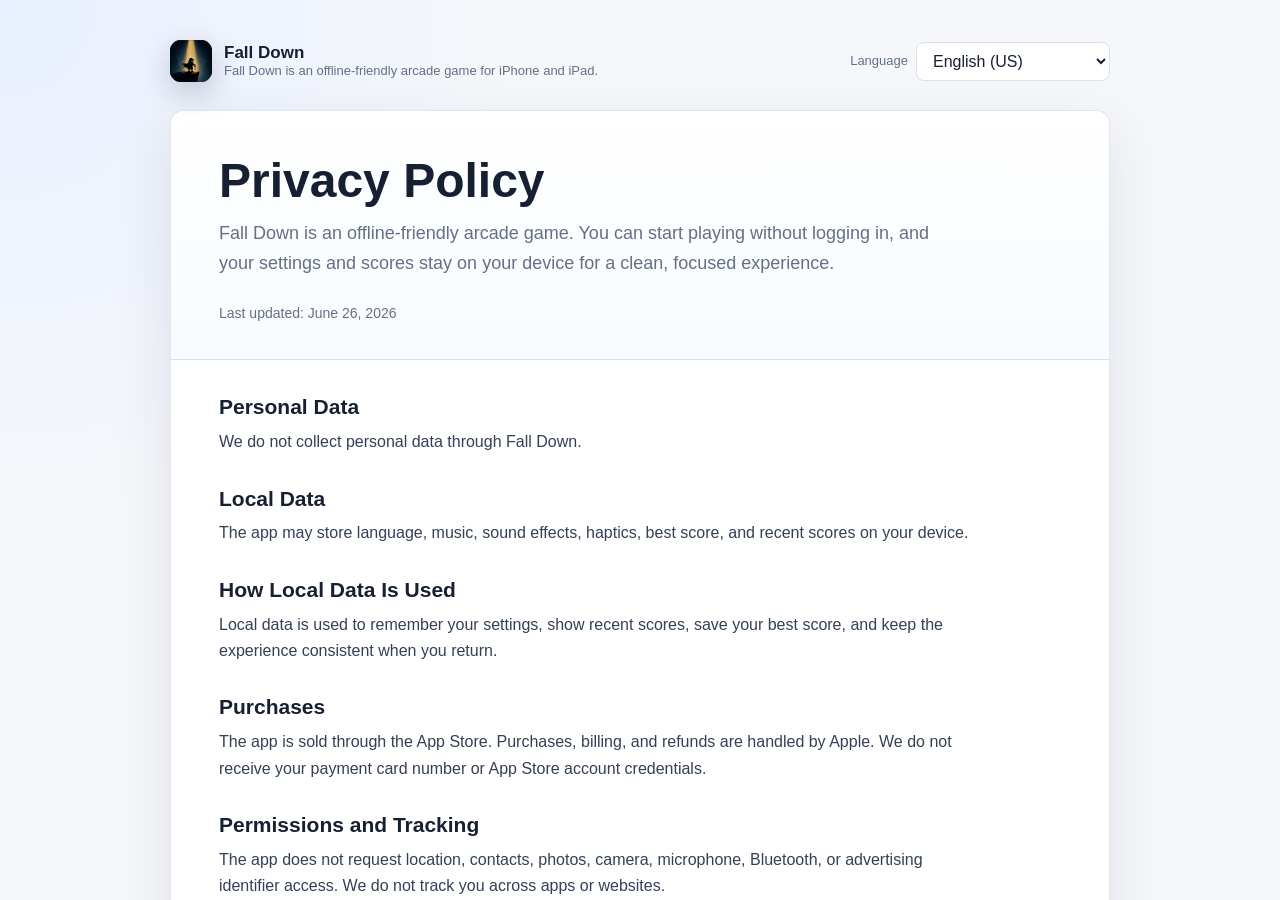
<file: index.html>
<!doctype html>
<html lang="en">
  <head>
    <meta charset="utf-8">
    <meta name="viewport" content="width=device-width, initial-scale=1">
    <meta http-equiv="refresh" content="0; url=privacy.html">
    <title>Fall Down</title>
  </head>
  <body>
    <p><a href="privacy.html">Privacy Policy</a> · <a href="support.html">Support</a></p>
  </body>
</html>
</file>
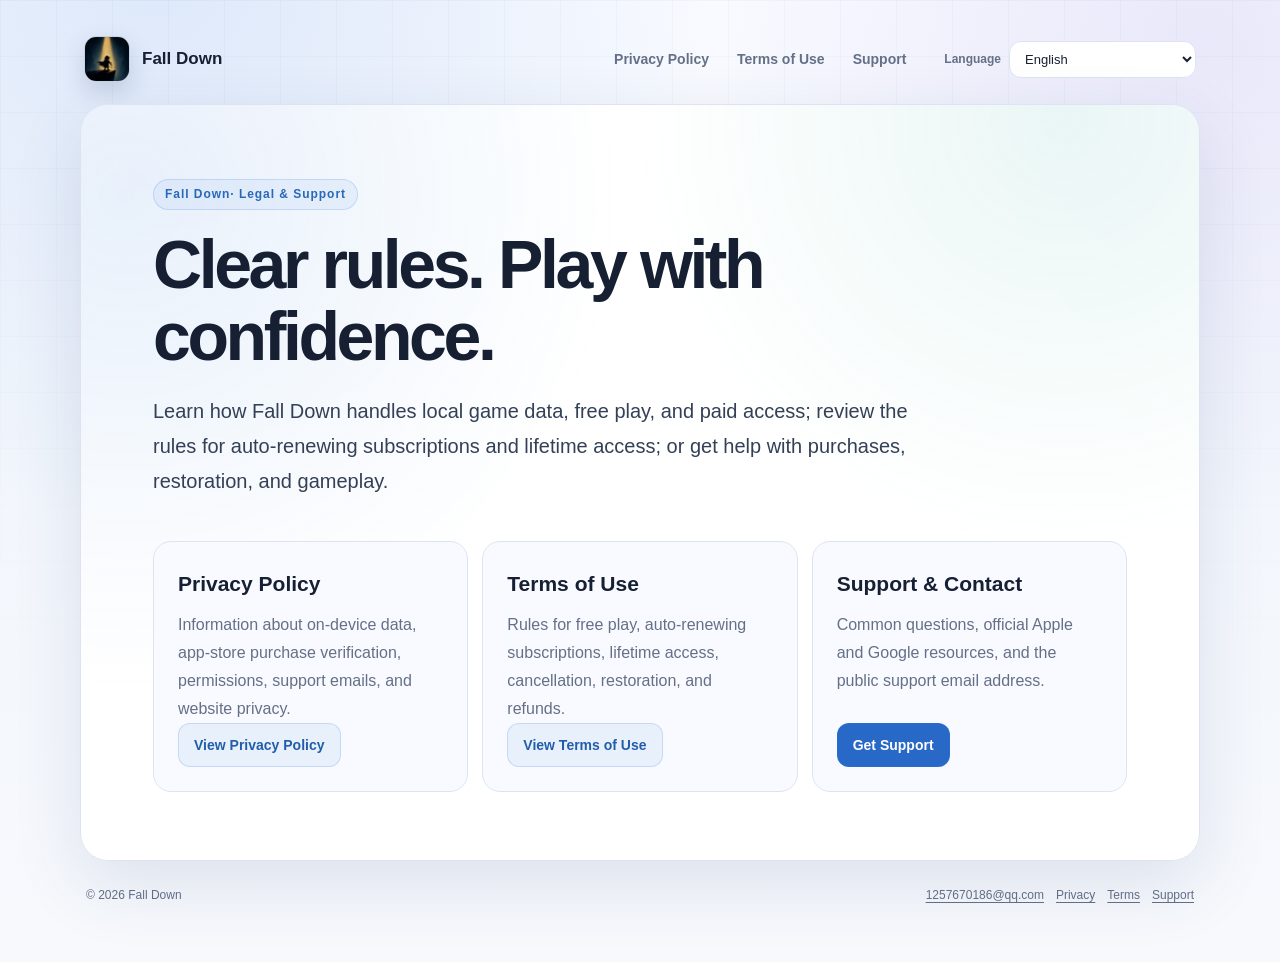
<file: v1/index.html>
<!doctype html>
<html lang="zh-Hans">
  <head>
    <meta charset="utf-8">
    <meta name="viewport" content="width=device-width, initial-scale=1">
    <meta
      name="description"
      content="《下落》隐私政策、使用条款与支持。"
    >
    <link rel="icon" type="image/png" href="assets/app-icon.png">
    <link rel="stylesheet" href="assets/site.css">
    <title>《下落》｜隐私、条款与支持</title>
  </head>
  <body data-page="home">
    <main class="site-shell">
      <header class="topbar">
        <a class="brand" href="index.html" data-locale-link aria-label="《下落》法律与支持首页">
          <img class="brand-mark" src="assets/app-icon.png" alt="">
          <span class="brand-name" data-app-name>下落</span>
        </a>
        <div class="topbar-actions">
          <nav class="primary-nav" aria-label="主要导航">
            <a href="privacy/index.html" data-locale-link>隐私政策</a>
            <a href="terms/index.html" data-locale-link>使用条款</a>
            <a href="support/index.html" data-locale-link>支持</a>
          </nav>
          <div class="language-control">
            <label for="languageSelect">语言</label>
            <select
              id="languageSelect"
              data-language-select
              aria-label="选择显示语言"
            ></select>
          </div>
        </div>
      </header>

      <section class="home-hero" data-localized-page>
        <p class="eyebrow"><span data-app-name>下落</span> · 法律与支持</p>
        <h1>规则说清楚，体验更安心。</h1>
        <p class="home-lead">
          在这里了解《<span data-app-name>下落</span>》如何处理本地游戏数据、免费游玩与付费权益，
          查看自动续订和终身权益规则，或获得购买、恢复和游戏问题的帮助。
        </p>

        <div class="home-grid">
          <article class="home-card">
            <h2>隐私政策</h2>
            <p>
              说明设备本地数据、应用商店购买验证、权限、支持邮件和网站隐私。
            </p>
            <a class="button-link secondary" href="privacy/index.html" data-locale-link>
              查看隐私政策
            </a>
          </article>
          <article class="home-card">
            <h2>使用条款</h2>
            <p>
              说明免费体验、自动续订、终身权益、取消、恢复和退款。
            </p>
            <a class="button-link secondary" href="terms/index.html" data-locale-link>
              查看使用条款
            </a>
          </article>
          <article class="home-card">
            <h2>支持与联系</h2>
            <p>
              查看常见问题、Apple 与 Google 官方入口，以及公开支持邮箱。
            </p>
            <a class="button-link" href="support/index.html" data-locale-link>
              获取支持
            </a>
          </article>
        </div>
      </section>

      <footer class="site-footer">
        <span>© 2026 <span data-app-name>下落</span></span>
        <div class="footer-links">
          <a href="mailto:1257670186@qq.com">1257670186@qq.com</a>
          <a href="privacy/index.html" data-locale-link>隐私</a>
          <a href="terms/index.html" data-locale-link>条款</a>
          <a href="support/index.html" data-locale-link>支持</a>
        </div>
      </footer>
    </main>
    <script src="assets/locales.js"></script>
    <script src="assets/site.js"></script>
  </body>
</html>
</file>
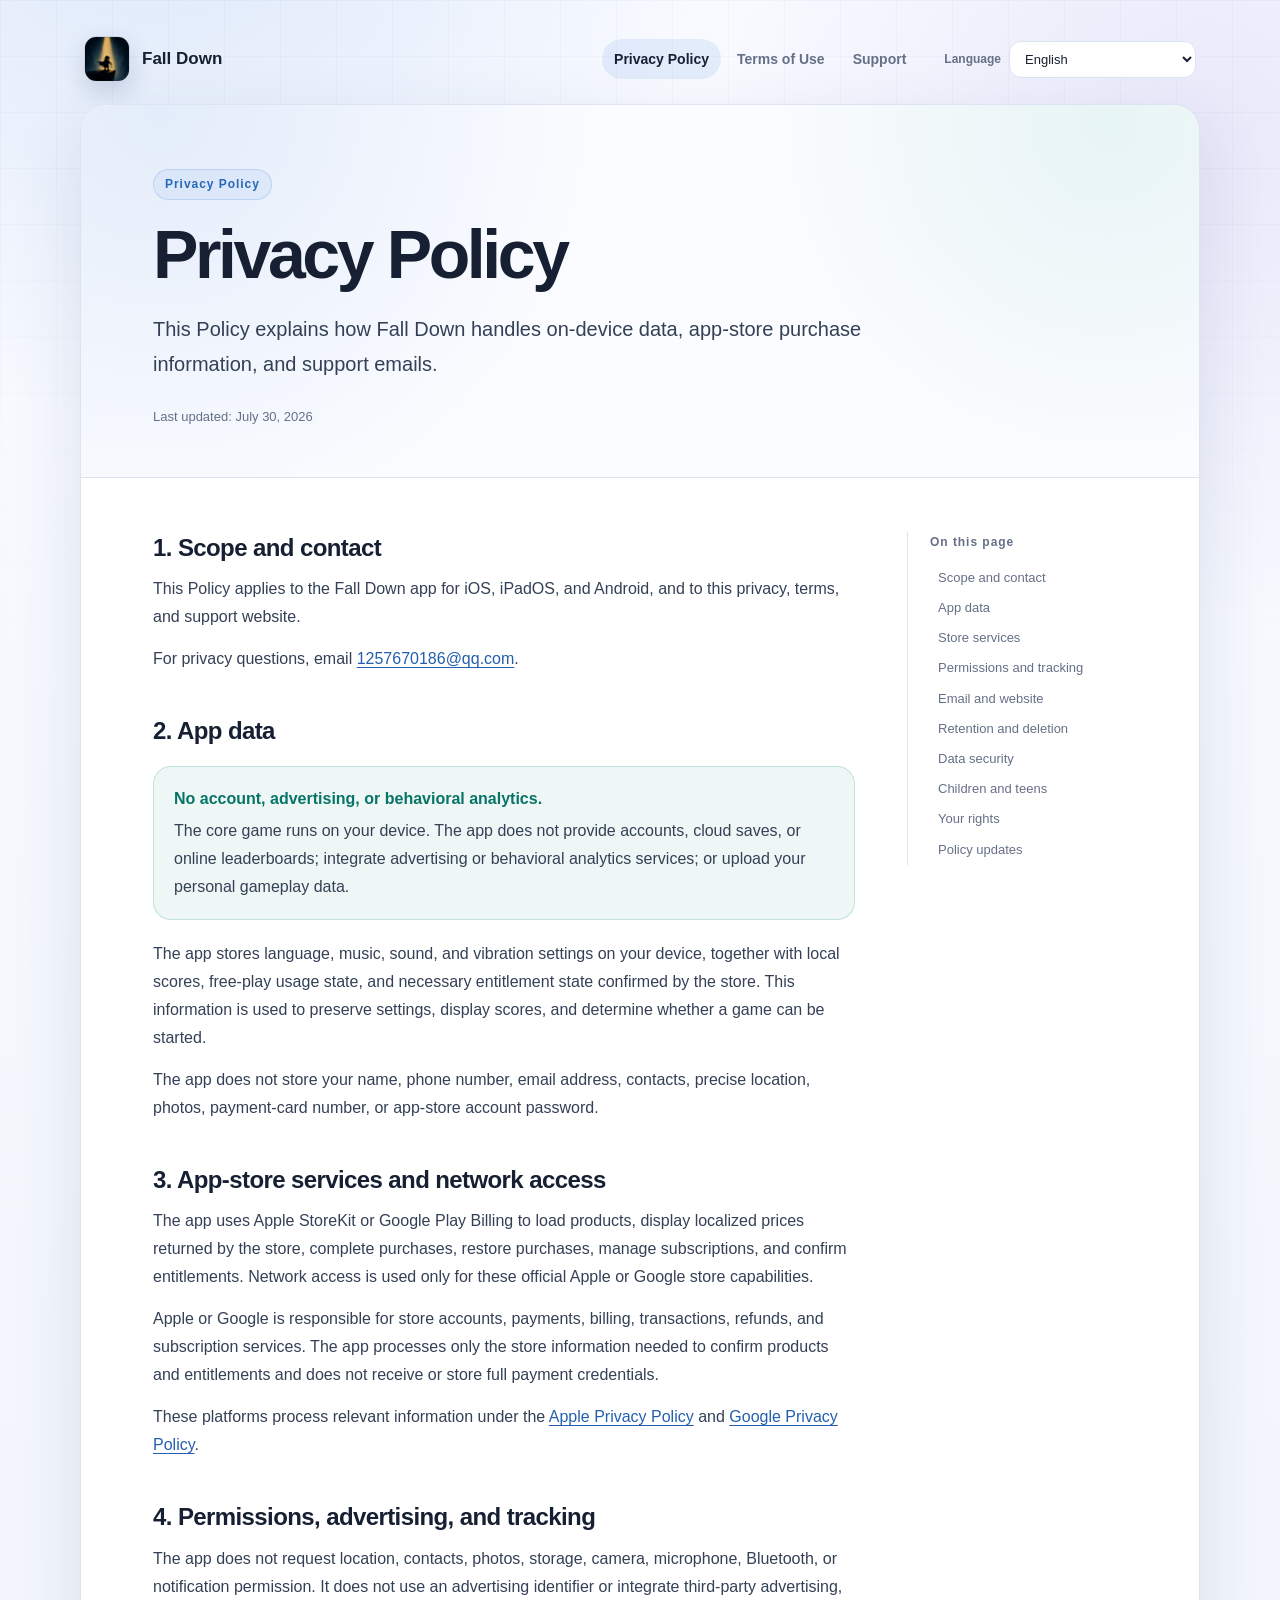
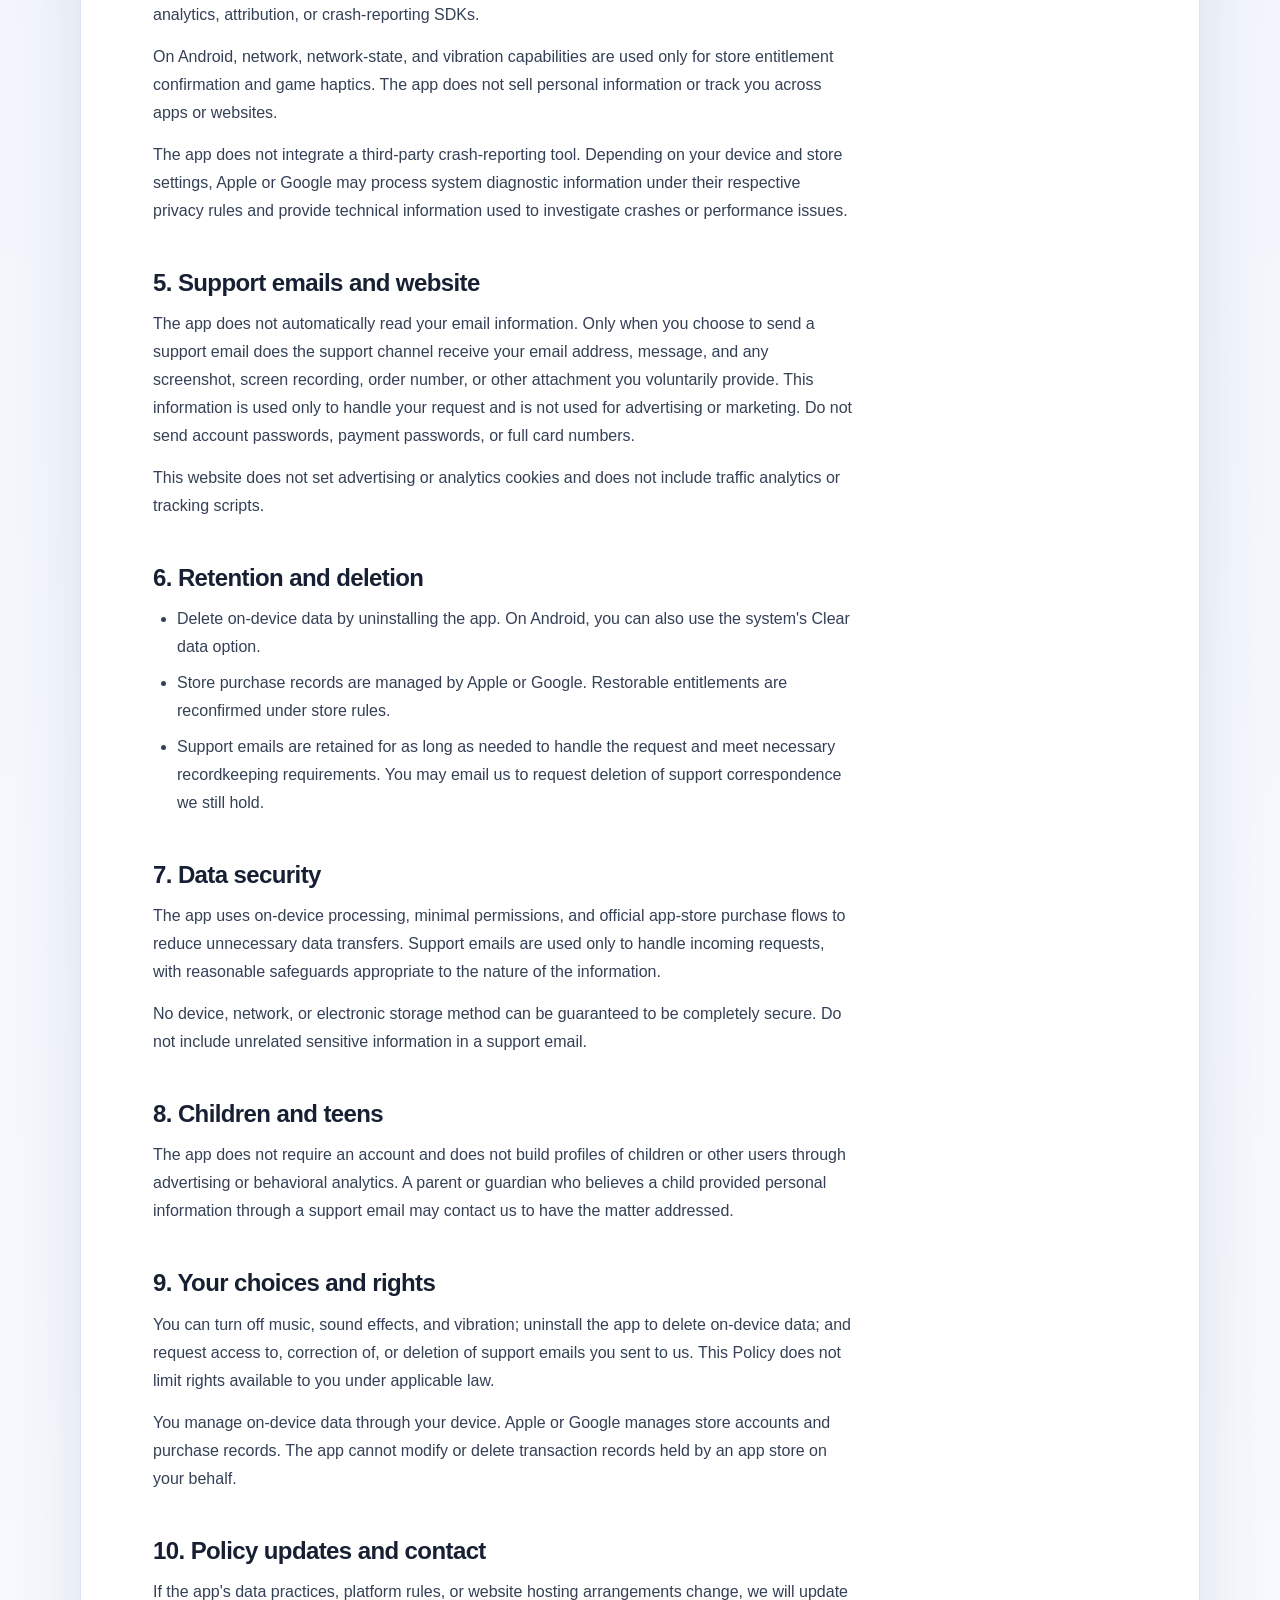
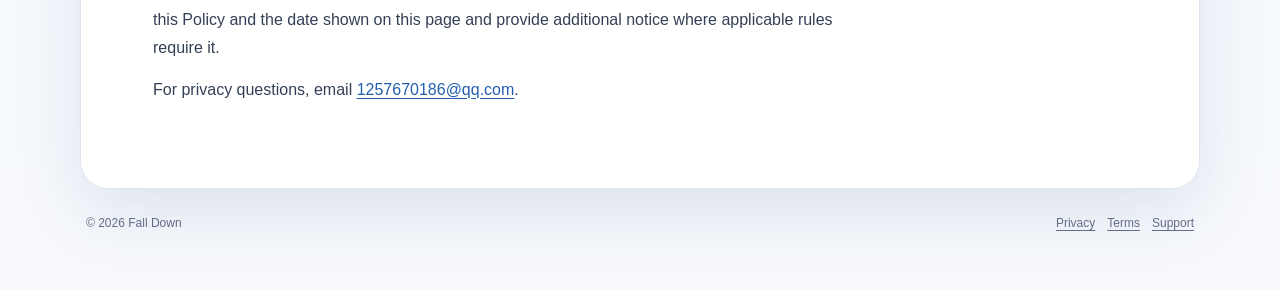
<file: v1/privacy/index.html>
<!doctype html>
<html lang="zh-Hans">
  <head>
    <meta charset="utf-8">
    <meta name="viewport" content="width=device-width, initial-scale=1">
    <meta name="description" content="《下落》隐私政策。">
    <link rel="icon" type="image/png" href="../assets/app-icon.png">
    <link rel="stylesheet" href="../assets/site.css">
    <title>隐私政策｜下落</title>
  </head>
  <body data-page="privacy">
    <main class="site-shell">
      <header class="topbar">
        <a class="brand" href="../index.html" data-locale-link aria-label="《下落》法律与支持首页">
          <img class="brand-mark" src="../assets/app-icon.png" alt="">
          <span class="brand-name" data-app-name>下落</span>
        </a>
        <div class="topbar-actions">
          <nav class="primary-nav" aria-label="主要导航">
            <a href="../privacy/index.html" data-locale-link aria-current="page">隐私政策</a>
            <a href="../terms/index.html" data-locale-link>使用条款</a>
            <a href="../support/index.html" data-locale-link>支持</a>
          </nav>
          <div class="language-control">
            <label for="languageSelect">语言</label>
            <select
              id="languageSelect"
              data-language-select
              aria-label="选择显示语言"
            ></select>
          </div>
        </div>
      </header>

      <article class="document" data-localized-page>
        <header class="hero">
          <p class="eyebrow">隐私政策</p>
          <h1>隐私政策</h1>
          <p class="hero-lead">
            本政策说明《<span data-app-name>下落</span>》如何处理设备本地数据、
            商店购买信息和支持邮件。
          </p>
          <div class="meta-row">
            <span>更新日期：2026 年 7 月 30 日</span>
          </div>
        </header>

        <div class="document-layout">
          <div class="document-content">
            <section class="document-section" id="scope">
              <h2>1. 适用范围与联系</h2>
              <p>
                本政策适用于《<span data-app-name>下落</span>》iOS、iPadOS 和 Android App，
                以及本隐私、条款与支持网站。
              </p>
              <p>
                隐私问题请发送至
                <a href="mailto:1257670186@qq.com">1257670186@qq.com</a>。
              </p>
            </section>

            <section class="document-section" id="app-data">
              <h2>2. App 数据</h2>
              <div class="callout">
                <strong>不要求账号，不使用广告或行为分析。</strong>
                核心游戏在设备本地运行。App 不提供账号、云存档或在线排行榜，
                不接入广告或行为分析服务，也不上传你的个人游戏数据。
              </div>
              <p>
                App 会在设备本地保存语言、音乐、音效、震动等设置，
                以及本地成绩、免费体验使用状态和商店确认的必要权益状态。
                这些数据用于保持游戏设置、显示成绩和判断是否可以开始游戏。
              </p>
              <p>
                App 不保存姓名、手机号、邮箱、通讯录、精确位置、照片、
                支付卡号或商店账号密码。
              </p>
            </section>

            <section class="document-section" id="store-services">
              <h2>3. 应用商店服务与联网</h2>
              <p>
                App 使用 Apple StoreKit 或 Google Play Billing 加载商品、
                显示商店返回的本地化价格、完成购买、恢复购买、管理订阅并确认权益。
                联网仅用于这些 Apple 或 Google 官方商店能力。
              </p>
              <p>
                Apple 或 Google 负责商店账号、付款、账单、交易、退款和订阅服务。
                App 只处理确认商品和权益所需的商店信息，不接收或保存完整支付凭据。
              </p>
              <p>
                相关平台数据处理分别受
                <a href="https://www.apple.com/legal/privacy/" target="_blank" rel="noopener noreferrer">
                  Apple 隐私政策
                </a>
                和
                <a href="https://policies.google.com/privacy" target="_blank" rel="noopener noreferrer">
                  Google 隐私权政策
                </a>
                约束。
              </p>
            </section>

            <section class="document-section" id="permissions">
              <h2>4. 权限、广告与追踪</h2>
              <p>
                App 不申请定位、通讯录、照片、存储、摄像头、麦克风、蓝牙或通知权限，
                不使用广告标识符，也不接入第三方广告、统计、归因或崩溃上报 SDK。
              </p>
              <p>
                Android 使用网络、网络状态和震动能力，仅用于商店权益确认和游戏触感。
                App 不出售个人信息，也不跨 App 或网站追踪你。
              </p>
              <p>
                App 不接入第三方崩溃上报工具。根据你的设备和商店设置，
                Apple 或 Google 可能按照各自的隐私规则处理系统诊断信息，
                并提供用于排查崩溃或性能问题的技术信息。
              </p>
            </section>

            <section class="document-section" id="support-website">
              <h2>5. 支持邮件与网站</h2>
              <p>
                App 不会自动读取你的邮箱信息。只有当你主动发送支持邮件时，
                支持服务才会收到你的邮箱地址、邮件内容，以及你自愿提供的截图、
                录屏、订单号或其他附件。这些信息只用于处理问题。
                支持邮件不会用于广告或营销。
                请不要发送账号密码、支付密码或完整银行卡号。
              </p>
              <p>
                本网站自身不设置广告或分析 Cookie，也不加入访问分析或追踪脚本。
              </p>
            </section>

            <section class="document-section" id="retention">
              <h2>6. 保存与删除</h2>
              <ul>
                <li>设备本地数据可通过卸载 App 删除；Android 也可通过系统“清除数据”删除。</li>
                <li>商店购买记录由 Apple 或 Google 管理，可恢复的权益按商店规则重新确认。</li>
                <li>
                  支持邮件在处理问题和满足必要记录要求所需期间保留；
                  你可以发邮件请求删除我们仍持有的支持通信。
                </li>
              </ul>
            </section>

            <section class="document-section" id="security">
              <h2>7. 数据安全</h2>
              <p>
                App 通过设备本地处理、最少权限和官方应用商店购买流程，
                减少不必要的数据传输。支持邮件仅用于处理来信，并采取与信息性质相适应的合理保护措施。
              </p>
              <p>
                任何设备、网络或电子存储方式都不能保证绝对安全。
                请不要在支持邮件中发送与问题无关的敏感信息。
              </p>
            </section>

            <section class="document-section" id="children">
              <h2>8. 儿童与青少年</h2>
              <p>
                App 不要求账号，也不通过广告或行为分析建立儿童或其他用户画像。
                如果监护人认为儿童通过支持邮件提供了个人信息，可以联系我们处理。
              </p>
            </section>

            <section class="document-section" id="rights">
              <h2>9. 你的选择与权利</h2>
              <p>
                你可以关闭音乐、音效和震动，卸载 App 删除设备本地数据，
                也可以就你主动发送给我们的支持邮件提出访问、更正或删除请求。
                你依据适用法律享有的权利不因本政策受到限制。
              </p>
              <p>
                设备本地数据由你通过设备管理；商店账号和购买记录由 Apple 或 Google 管理。
                App 无法代替你修改或删除应用商店保存的交易记录。
              </p>
            </section>

            <section class="document-section" id="changes">
              <h2>10. 政策更新与联系</h2>
              <p>
                如果 App 的数据行为、平台规则或网站托管方式发生变化，
                我们会更新本政策和页面日期，并在适用规则要求时提供额外提示。
              </p>
              <p>
                如有隐私问题，请发送邮件至：
                <a href="mailto:1257670186@qq.com">1257670186@qq.com</a>。
              </p>
            </section>
          </div>

          <aside class="toc" aria-label="本页目录">
            <p class="toc-title">本页内容</p>
            <a href="#scope">范围与联系</a>
            <a href="#app-data">App 数据</a>
            <a href="#store-services">商店服务</a>
            <a href="#permissions">权限与追踪</a>
            <a href="#support-website">邮件与网站</a>
            <a href="#retention">保存与删除</a>
            <a href="#security">数据安全</a>
            <a href="#children">儿童与青少年</a>
            <a href="#rights">你的权利</a>
            <a href="#changes">政策更新</a>
          </aside>
        </div>
      </article>

      <footer class="site-footer">
        <span>© 2026 <span data-app-name>下落</span></span>
        <div class="footer-links">
          <a href="../privacy/index.html" data-locale-link>隐私</a>
          <a href="../terms/index.html" data-locale-link>条款</a>
          <a href="../support/index.html" data-locale-link>支持</a>
        </div>
      </footer>
    </main>
    <script src="../assets/locales.js"></script>
    <script src="../assets/site.js"></script>
  </body>
</html>
</file>
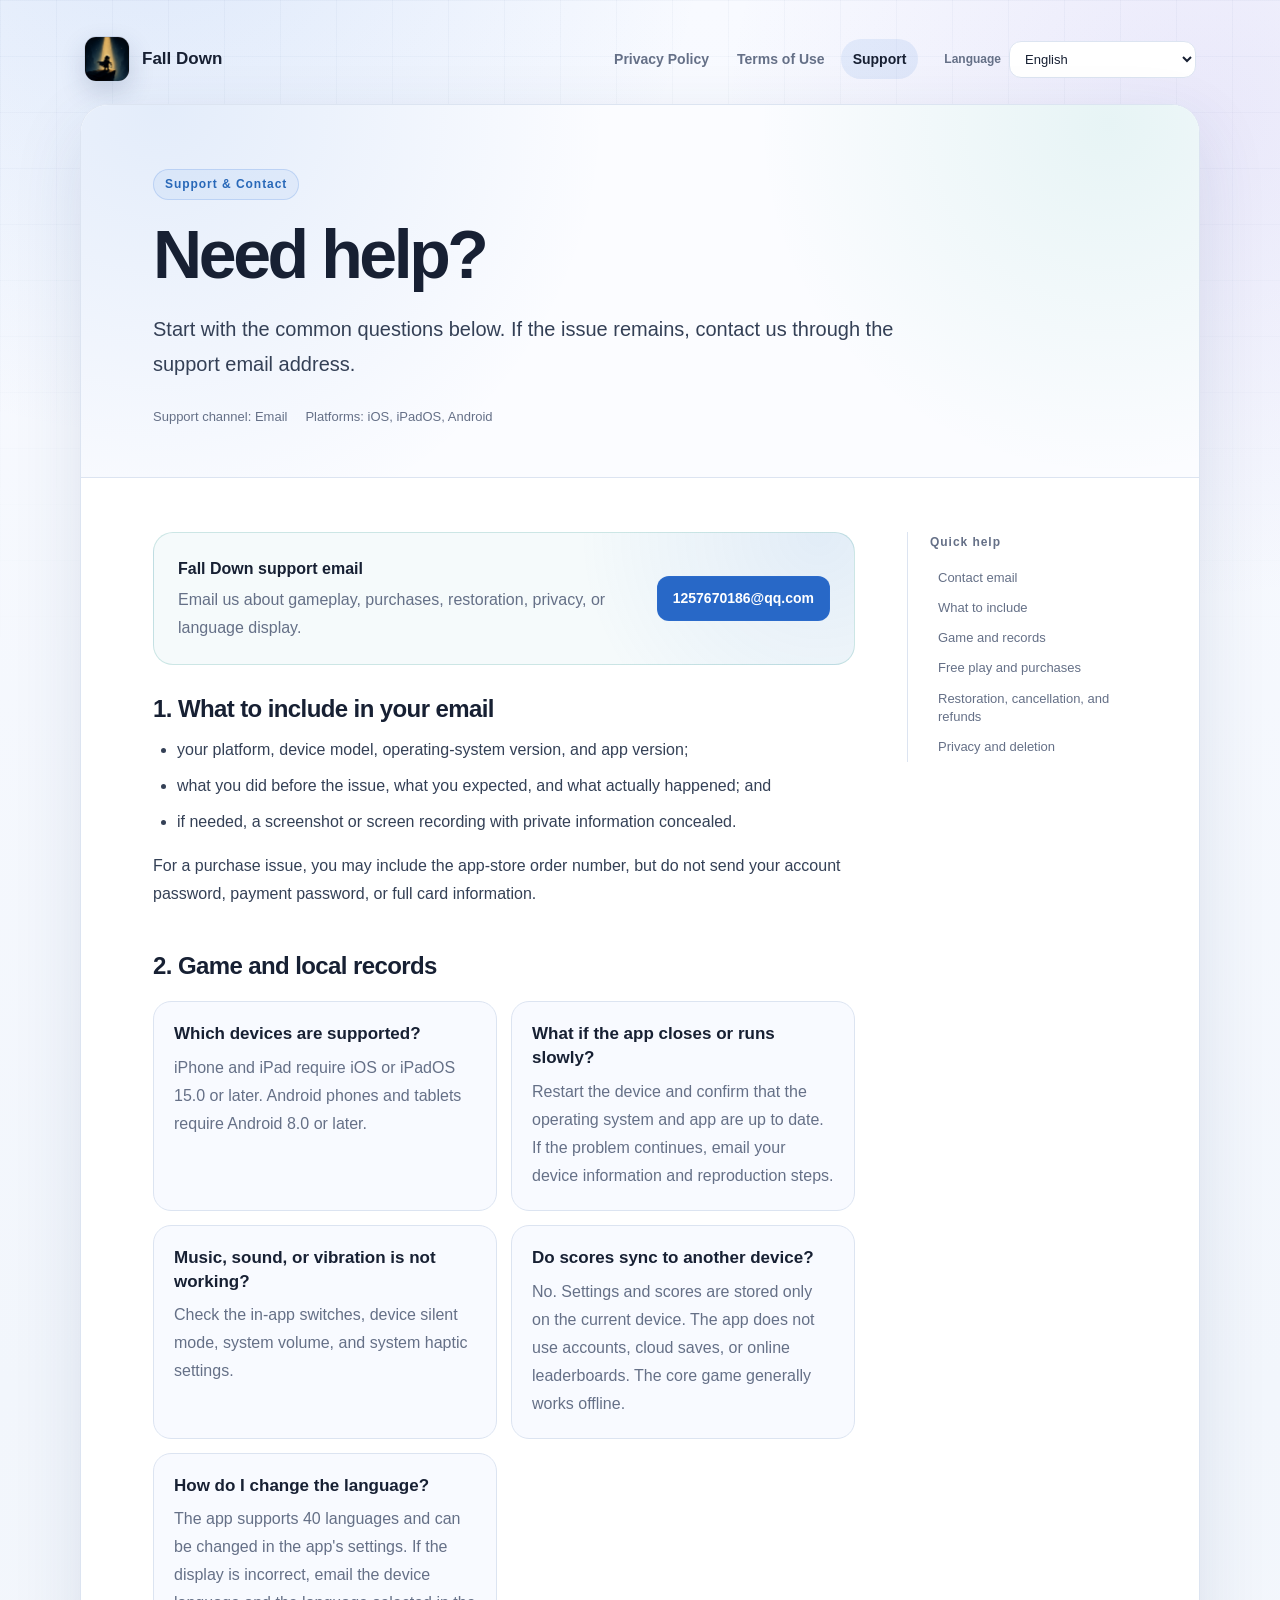
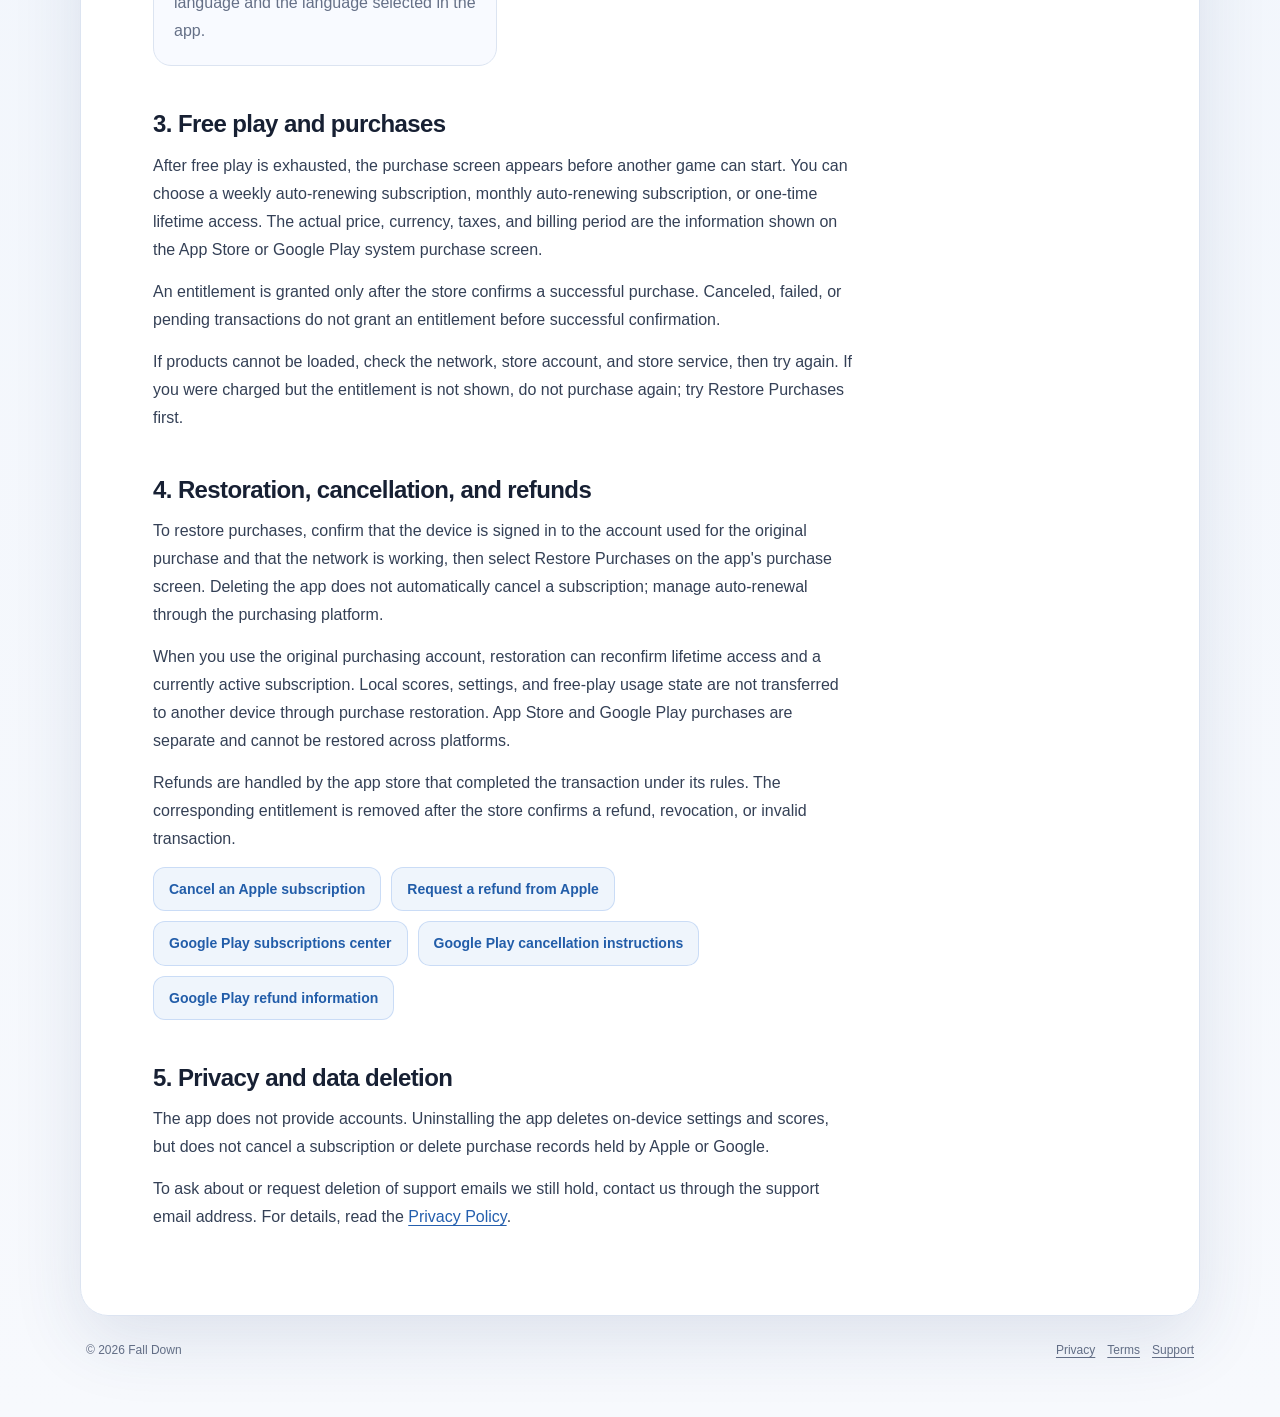
<file: v1/support/index.html>
<!doctype html>
<html lang="zh-Hans">
  <head>
    <meta charset="utf-8">
    <meta name="viewport" content="width=device-width, initial-scale=1">
    <meta name="description" content="《下落》支持与联系。">
    <link rel="icon" type="image/png" href="../assets/app-icon.png">
    <link rel="stylesheet" href="../assets/site.css">
    <title>支持与联系｜下落</title>
  </head>
  <body data-page="support">
    <main class="site-shell">
      <header class="topbar">
        <a class="brand" href="../index.html" data-locale-link aria-label="《下落》法律与支持首页">
          <img class="brand-mark" src="../assets/app-icon.png" alt="">
          <span class="brand-name" data-app-name>下落</span>
        </a>
        <div class="topbar-actions">
          <nav class="primary-nav" aria-label="主要导航">
            <a href="../privacy/index.html" data-locale-link>隐私政策</a>
            <a href="../terms/index.html" data-locale-link>使用条款</a>
            <a href="../support/index.html" data-locale-link aria-current="page">支持</a>
          </nav>
          <div class="language-control">
            <label for="languageSelect">语言</label>
            <select
              id="languageSelect"
              data-language-select
              aria-label="选择显示语言"
            ></select>
          </div>
        </div>
      </header>

      <article class="document" data-localized-page>
        <header class="hero">
          <p class="eyebrow">支持与联系</p>
          <h1>需要帮助？</h1>
          <p class="hero-lead">
            先查看下面的常见问题。如果仍未解决，请通过支持邮箱联系我们。
          </p>
          <div class="meta-row">
            <span>支持方式：电子邮件</span>
            <span>支持平台：iOS、iPadOS、Android</span>
          </div>
        </header>

        <div class="document-layout">
          <div class="document-content">
            <section class="email-panel" id="contact">
              <div>
                <strong>《<span data-app-name>下落</span>》支持邮箱</strong>
                <p>游戏、购买、恢复、隐私或语言显示问题都可以来信。</p>
              </div>
              <a class="button-link" href="mailto:1257670186@qq.com">
                1257670186@qq.com
              </a>
            </section>

            <section class="document-section" id="before-email">
              <h2>1. 来信时请提供</h2>
              <ul>
                <li>使用平台、设备型号、系统版本和 App 版本；</li>
                <li>问题发生前的操作、预期结果和实际结果；</li>
                <li>必要时附上已遮挡私人信息的截图或录屏。</li>
              </ul>
              <p>
                购买问题可以提供应用商店订单号，但请勿发送账号密码、
                支付密码或完整银行卡信息。
              </p>
            </section>

            <section class="document-section" id="game-data">
              <h2>2. 游戏与本地记录</h2>
              <div class="support-grid">
                <article class="support-card">
                  <h3>支持哪些设备？</h3>
                  <p>
                    iPhone 和 iPad 需要 iOS 或 iPadOS 15.0 及以上版本；
                    Android 手机和平板需要 Android 8.0 及以上版本。
                  </p>
                </article>
                <article class="support-card">
                  <h3>App 退出或运行缓慢怎么办？</h3>
                  <p>
                    请重启设备，确认系统和 App 已更新。如果问题持续，
                    请邮件提供设备信息和复现步骤。
                  </p>
                </article>
                <article class="support-card">
                  <h3>音乐、音效或震动没有生效？</h3>
                  <p>请检查 App 内开关、设备静音模式、系统音量和系统触感设置。</p>
                </article>
                <article class="support-card">
                  <h3>成绩会同步到其他设备吗？</h3>
                  <p>
                    不会。设置和成绩只保存在当前设备，不使用账号、云存档或在线排行榜。
                    核心游戏通常可以离线运行。
                  </p>
                </article>
                <article class="support-card">
                  <h3>如何切换语言？</h3>
                  <p>
                    App 支持 40 种语言，可在 App 设置中更改。
                    如果显示不正确，请来信说明设备语言和 App 内选择的语言。
                  </p>
                </article>
              </div>
            </section>

            <section class="document-section" id="purchase">
              <h2>3. 免费体验与购买</h2>
              <p>
                免费体验用完后，开始游戏前会显示购买页面。
                可选择按周自动续订、按月自动续订或一次性终身权益。
                实际价格、币种、税费和计费周期以 App Store 或 Google Play
                系统购买界面显示的信息为准。
              </p>
              <p>
                只有商店确认成功的购买才会授予权益。
                取消、失败或待处理的交易在确认成功前不会授予权益。
              </p>
              <p>
                如果商品无法加载，请检查网络、商店账号和商店服务是否可用后重试。
                如果已经付款但权益没有显示，请不要重复购买，先尝试恢复购买。
              </p>
            </section>

            <section class="document-section" id="manage-purchase">
              <h2>4. 恢复、取消与退款</h2>
              <p>
                恢复购买时，请确认设备登录的是原购买账号、网络正常，
                然后在 App 的购买页面点击“恢复购买”。
                删除 App 不会自动取消订阅，请通过购买平台管理自动续订。
              </p>
              <p>
                使用原购买账号时，恢复购买可重新确认终身权益和当前有效订阅；
                本地成绩、设置和免费体验状态不会通过恢复购买转移到其他设备。
                App Store 与 Google Play 的购买彼此独立，不能跨平台恢复。
              </p>
              <p>
                退款由完成交易的应用商店按照其规则处理。
                商店确认退款、撤销或交易失效后，对应权益会被移除。
              </p>
              <div class="link-list">
                <a
                  class="button-link secondary"
                  href="https://support.apple.com/118428"
                  target="_blank"
                  rel="noopener noreferrer"
                >
                  取消 Apple 订阅
                </a>
                <a
                  class="button-link secondary"
                  href="https://support.apple.com/118223"
                  target="_blank"
                  rel="noopener noreferrer"
                >
                  向 Apple 申请退款
                </a>
                <a
                  class="button-link secondary"
                  href="https://play.google.com/store/account/subscriptions"
                  target="_blank"
                  rel="noopener noreferrer"
                >
                  Google Play 订阅中心
                </a>
                <a
                  class="button-link secondary"
                  href="https://support.google.com/googleplay/answer/7018481"
                  target="_blank"
                  rel="noopener noreferrer"
                >
                  Google Play 取消说明
                </a>
                <a
                  class="button-link secondary"
                  href="https://support.google.com/googleplay/answer/2479637"
                  target="_blank"
                  rel="noopener noreferrer"
                >
                  Google Play 退款说明
                </a>
              </div>
            </section>

            <section class="document-section" id="privacy-help">
              <h2>5. 隐私与数据删除</h2>
              <p>
                App 不提供账号。卸载 App 可以删除设备上的设置和成绩，
                但不会取消订阅，也不会删除 Apple 或 Google 保存的购买记录。
              </p>
              <p>
                如需查询或删除我们仍持有的支持邮件，请通过支持邮箱提出请求。
                详情请查看<a href="../privacy/index.html" data-locale-link>隐私政策</a>。
              </p>
            </section>
          </div>

          <aside class="toc" aria-label="快速帮助">
            <p class="toc-title">快速帮助</p>
            <a href="#contact">联系邮箱</a>
            <a href="#before-email">来信信息</a>
            <a href="#game-data">游戏与记录</a>
            <a href="#purchase">免费体验与购买</a>
            <a href="#manage-purchase">恢复、取消与退款</a>
            <a href="#privacy-help">隐私与删除</a>
          </aside>
        </div>
      </article>

      <footer class="site-footer">
        <span>© 2026 <span data-app-name>下落</span></span>
        <div class="footer-links">
          <a href="../privacy/index.html" data-locale-link>隐私</a>
          <a href="../terms/index.html" data-locale-link>条款</a>
          <a href="../support/index.html" data-locale-link>支持</a>
        </div>
      </footer>
    </main>
    <script src="../assets/locales.js"></script>
    <script src="../assets/site.js"></script>
  </body>
</html>
</file>
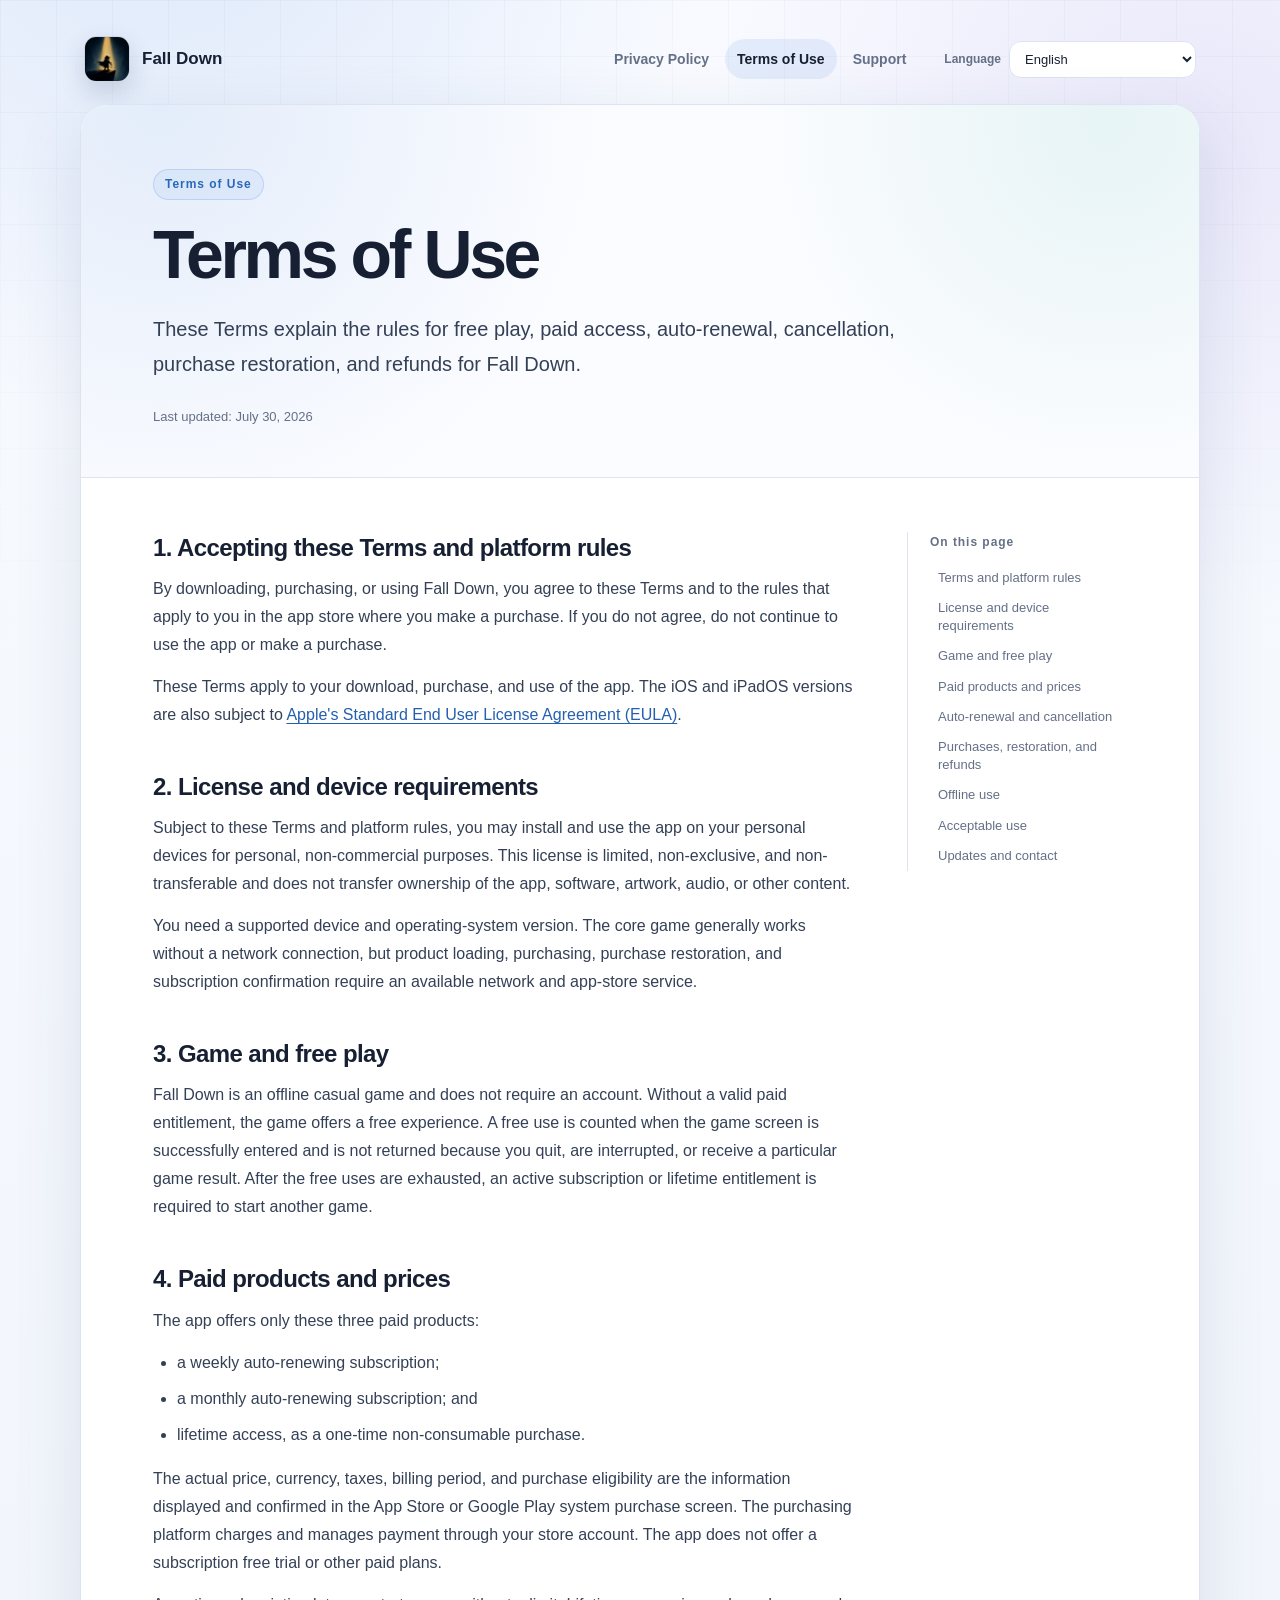
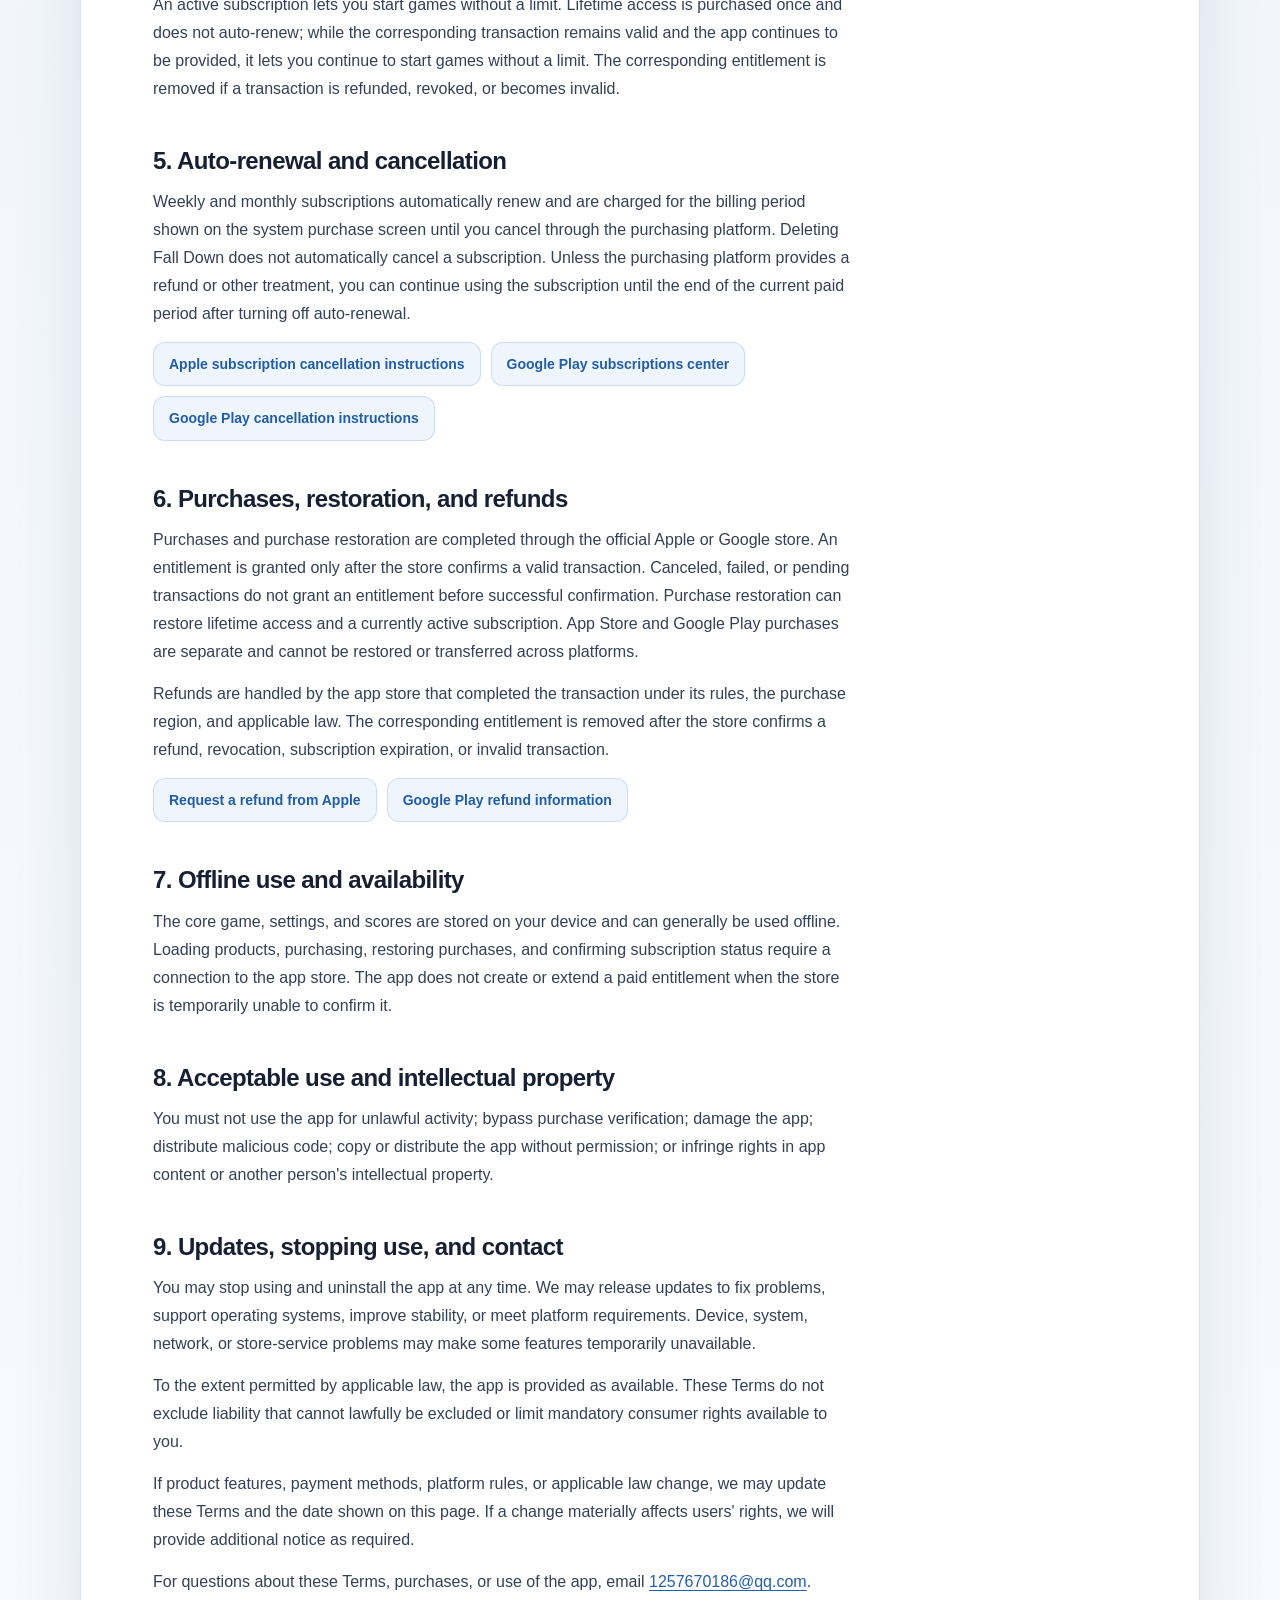
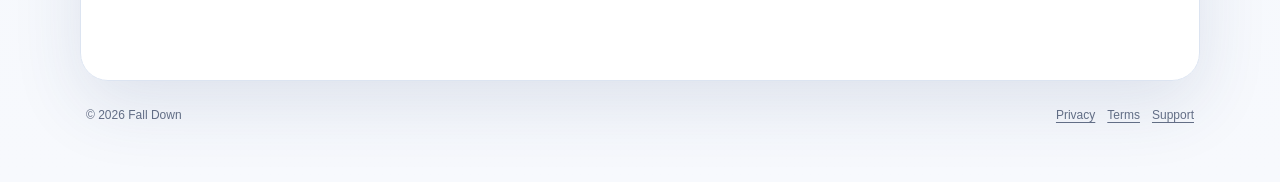
<file: v1/terms/index.html>
<!doctype html>
<html lang="zh-Hans">
  <head>
    <meta charset="utf-8">
    <meta name="viewport" content="width=device-width, initial-scale=1">
    <meta name="description" content="《下落》使用条款。">
    <link rel="icon" type="image/png" href="../assets/app-icon.png">
    <link rel="stylesheet" href="../assets/site.css">
    <title>使用条款｜下落</title>
  </head>
  <body data-page="terms">
    <main class="site-shell">
      <header class="topbar">
        <a class="brand" href="../index.html" data-locale-link aria-label="《下落》法律与支持首页">
          <img class="brand-mark" src="../assets/app-icon.png" alt="">
          <span class="brand-name" data-app-name>下落</span>
        </a>
        <div class="topbar-actions">
          <nav class="primary-nav" aria-label="主要导航">
            <a href="../privacy/index.html" data-locale-link>隐私政策</a>
            <a href="../terms/index.html" data-locale-link aria-current="page">使用条款</a>
            <a href="../support/index.html" data-locale-link>支持</a>
          </nav>
          <div class="language-control">
            <label for="languageSelect">语言</label>
            <select
              id="languageSelect"
              data-language-select
              aria-label="选择显示语言"
            ></select>
          </div>
        </div>
      </header>

      <article class="document" data-localized-page>
        <header class="hero">
          <p class="eyebrow">使用条款</p>
          <h1>使用条款</h1>
          <p class="hero-lead">
            本条款说明《<span data-app-name>下落</span>》的免费体验、付费权益、
            自动续订、取消、恢复购买和退款规则。
          </p>
          <div class="meta-row">
            <span>更新日期：2026 年 7 月 30 日</span>
          </div>
        </header>

        <div class="document-layout">
          <div class="document-content">
            <section class="document-section" id="acceptance">
              <h2>1. 接受条款与平台规则</h2>
              <p>
                下载、购买或使用《<span data-app-name>下落</span>》，即表示你同意本条款以及购买所在应用商店
                对你适用的规则。如果你不同意，请不要继续使用或购买。
              </p>
              <p>
                本条款适用于你对 App 的下载、购买和使用。
                iOS 和 iPadOS 版本同时适用
                <a
                  href="https://www.apple.com/legal/internet-services/itunes/dev/stdeula/"
                  target="_blank"
                  rel="noopener noreferrer"
                >
                  Apple 标准最终用户许可协议（EULA）
                </a>。
              </p>
            </section>

            <section class="document-section" id="license">
              <h2>2. 使用许可与设备要求</h2>
              <p>
                在遵守本条款和平台规则的前提下，你可以在个人设备上以个人、
                非商业方式安装和使用 App。此许可是有限的、非独占且不可转让的，
                不代表 App、程序、美术、音频或其他内容的所有权发生转移。
              </p>
              <p>
                你需要使用受支持的设备和系统版本。核心游戏通常无需联网，
                但商品加载、购买、恢复购买和订阅确认需要可用的网络及应用商店服务。
              </p>
            </section>

            <section class="document-section" id="free-experience">
              <h2>3. 游戏与免费体验</h2>
              <p>
                《<span data-app-name>下落</span>》是一款单机休闲游戏，不要求注册账号。
                未拥有有效付费权益时，游戏提供免费体验。
                成功进入游戏页面即计入一次；开始后不因退出、中断或游戏结果退还。
                免费体验用完后，需要有效订阅或终身权益才能继续开始游戏。
              </p>
            </section>

            <section class="document-section" id="products">
              <h2>4. 付费产品与价格</h2>
              <p>App 只提供以下三种付费产品：</p>
              <ul>
                <li>按周自动续订的订阅；</li>
                <li>按月自动续订的订阅；</li>
                <li>终身权益，为一次性非消耗型购买。</li>
              </ul>
              <p>
                实际价格、币种、税费、计费周期和购买资格，以 App Store 或
                Google Play 在系统购买界面显示并由你确认的信息为准。
                款项由购买平台通过你的商店账号收取和管理。
                App 不提供免费试用订阅或其他付费套餐。
              </p>
              <p>
                有效订阅期间可以不限次数开始游戏。终身权益购买一次且不会自动续订；
                在对应交易持续有效、App 继续提供的情况下，可以持续不限次数开始游戏。
                退款、撤销或交易失效后，对应权益会被移除。
              </p>
            </section>

            <section class="document-section" id="subscriptions">
              <h2>5. 自动续订与取消</h2>
              <p>
                周订阅和月订阅会按照系统购买界面显示的周期自动续订并收费，
                直到你通过购买平台取消。删除《<span data-app-name>下落</span>》不会自动取消订阅。
                除非购买平台另有退款或其他处理，取消自动续订后，
                订阅仍可使用到当前已支付周期结束。
              </p>
              <div class="link-list">
                <a
                  class="button-link secondary"
                  href="https://support.apple.com/118428"
                  target="_blank"
                  rel="noopener noreferrer"
                >
                  Apple 取消订阅说明
                </a>
                <a
                  class="button-link secondary"
                  href="https://play.google.com/store/account/subscriptions"
                  target="_blank"
                  rel="noopener noreferrer"
                >
                  Google Play 订阅中心
                </a>
                <a
                  class="button-link secondary"
                  href="https://support.google.com/googleplay/answer/7018481"
                  target="_blank"
                  rel="noopener noreferrer"
                >
                  Google Play 取消说明
                </a>
              </div>
            </section>

            <section class="document-section" id="purchase-refund">
              <h2>6. 购买、恢复与退款</h2>
              <p>
                购买和恢复购买通过 Apple 或 Google 官方商店完成。
                只有商店确认有效的交易才会授予权益；取消、失败或待处理的交易
                在确认成功前不会授予权益。恢复购买可用于恢复终身权益和当前有效的订阅。
                App Store 与 Google Play 的购买彼此独立，不能跨平台恢复或转移。
              </p>
              <p>
                退款由完成交易的应用商店按照其规则、购买地区和适用法律处理。
                商店确认退款、撤销、订阅到期或交易失效后，对应权益会被移除。
              </p>
              <div class="link-list">
                <a
                  class="button-link secondary"
                  href="https://support.apple.com/118223"
                  target="_blank"
                  rel="noopener noreferrer"
                >
                  向 Apple 申请退款
                </a>
                <a
                  class="button-link secondary"
                  href="https://support.google.com/googleplay/answer/2479637"
                  target="_blank"
                  rel="noopener noreferrer"
                >
                  Google Play 退款说明
                </a>
              </div>
            </section>

            <section class="document-section" id="offline">
              <h2>7. 离线使用与可用性</h2>
              <p>
                核心游戏、设置和成绩保存在设备本地，通常可以离线使用。
                加载商品、购买、恢复购买和确认订阅状态需要连接应用商店。
                商店暂时无法确认权益时，App 不会自行创建或延长付费权益。
              </p>
            </section>

            <section class="document-section" id="use-contact">
              <h2>8. 合理使用与知识产权</h2>
              <p>
                不得利用 App 从事违法活动，或绕过购买验证、破坏 App、
                传播恶意代码、未经允许复制或分发 App，或侵犯 App 内容或他人的知识产权。
              </p>
            </section>

            <section class="document-section" id="updates-contact">
              <h2>9. 更新、停止使用与联系</h2>
              <p>
                你可以随时停止使用并卸载 App。我们可能为修复问题、适配系统、
                改进稳定性或满足平台要求而发布更新。设备、系统、网络或商店服务异常
                可能导致部分功能暂时不可用。
              </p>
              <p>
                在适用法律允许的范围内，App 按实际状态提供；
                本条款不排除法律不能排除的责任，也不限制你依法享有的强制性消费者权利。
              </p>
              <p>
                如果产品功能、付费方式、平台规则或适用法律发生变化，
                我们可能更新本条款并修改页面上的更新日期。
                如果变化会实质影响用户权利，将按照适用要求提供额外提示。
              </p>
              <p>
                如有条款、购买或使用问题，请发送邮件至：
                <a href="mailto:1257670186@qq.com">1257670186@qq.com</a>。
              </p>
            </section>
          </div>

          <aside class="toc" aria-label="本页目录">
            <p class="toc-title">本页内容</p>
            <a href="#acceptance">条款与平台规则</a>
            <a href="#license">许可与设备要求</a>
            <a href="#free-experience">游戏与免费体验</a>
            <a href="#products">付费产品与价格</a>
            <a href="#subscriptions">自动续订与取消</a>
            <a href="#purchase-refund">购买、恢复与退款</a>
            <a href="#offline">离线使用</a>
            <a href="#use-contact">合理使用</a>
            <a href="#updates-contact">更新与联系</a>
          </aside>
        </div>
      </article>

      <footer class="site-footer">
        <span>© 2026 <span data-app-name>下落</span></span>
        <div class="footer-links">
          <a href="../privacy/index.html" data-locale-link>隐私</a>
          <a href="../terms/index.html" data-locale-link>条款</a>
          <a href="../support/index.html" data-locale-link>支持</a>
        </div>
      </footer>
    </main>
    <script src="../assets/locales.js"></script>
    <script src="../assets/site.js"></script>
  </body>
</html>
</file>
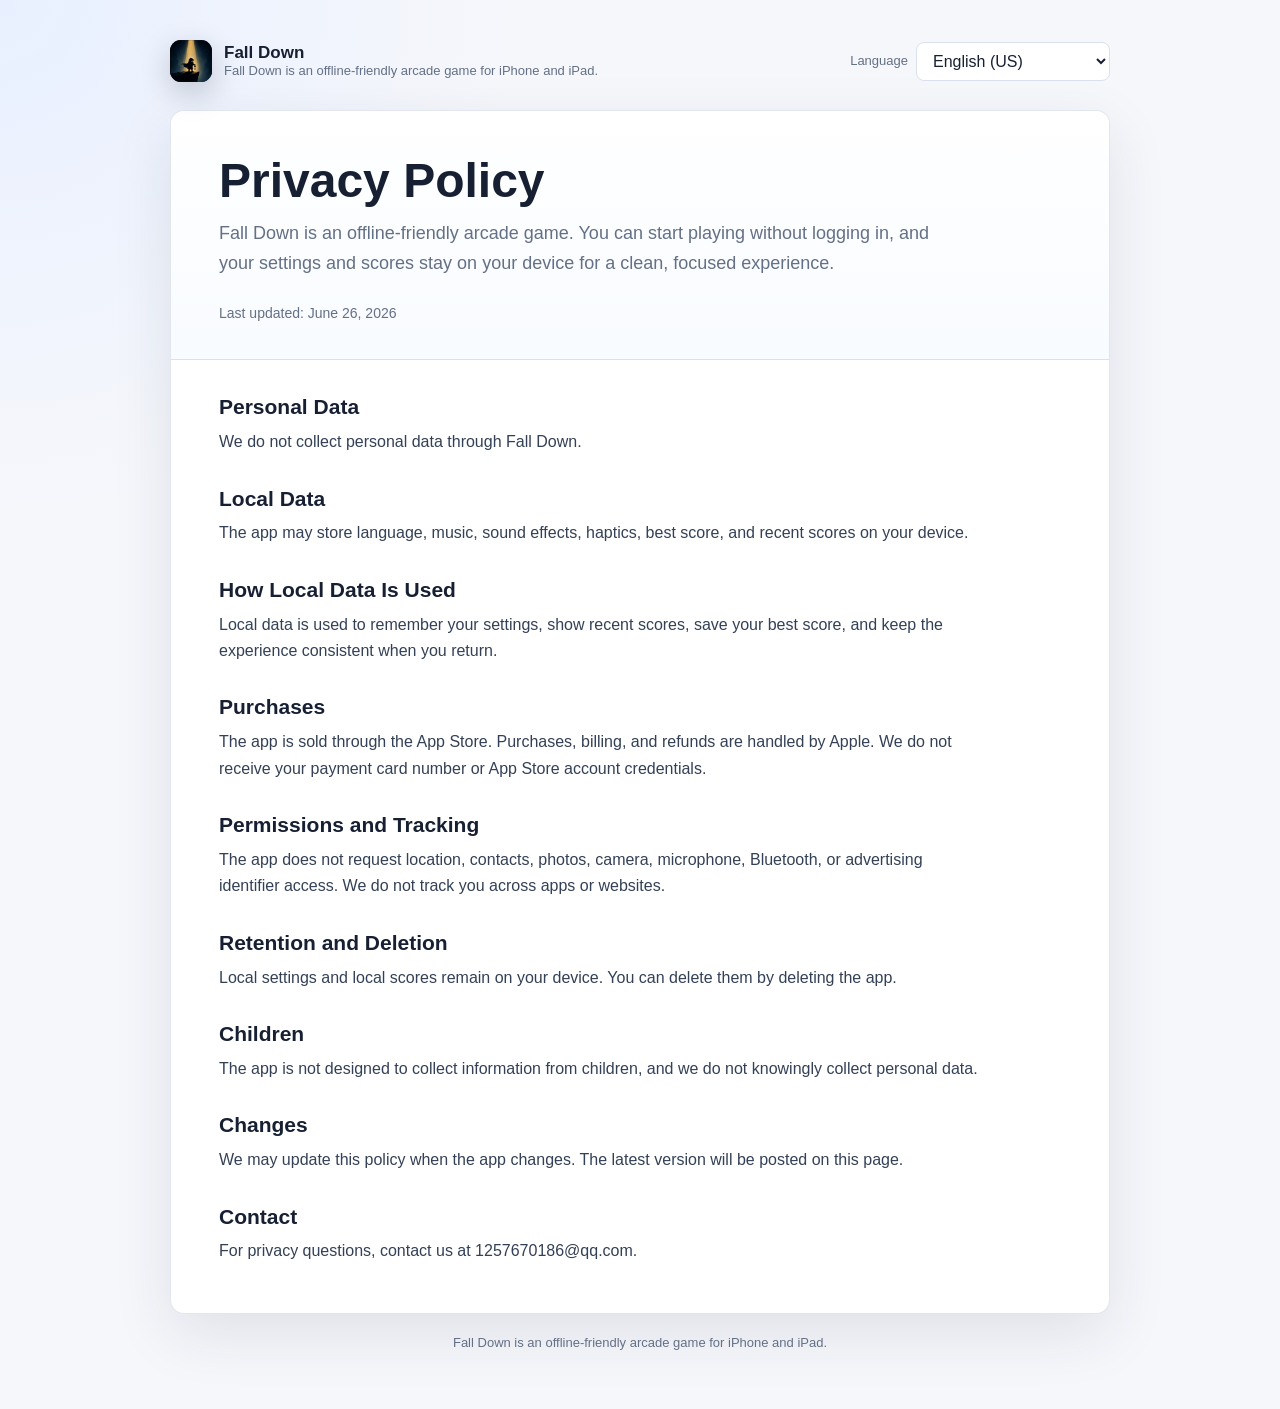
<file: privacy.html>
<!doctype html>
<html lang="en">
  <head>
    <meta charset="utf-8">
    <meta name="viewport" content="width=device-width, initial-scale=1">
    <meta name="robots" content="index,follow">
    <link rel="stylesheet" href="assets/site.css?v=20260626-3">
    <title>Fall Down - Privacy Policy</title>
  </head>
  <body data-page="privacy">
    <main class="site-shell">
      <header class="topbar">
        <div class="brand">
          <span class="brand-mark"><img src="assets/app-icon.png" alt="" aria-hidden="true"></span>
          <span class="brand-text">
            <span class="brand-name" id="brandName">Fall Down</span>
            <span class="brand-subtitle" id="brandSubtitle">Offline-friendly arcade game for iPhone and iPad.</span>
          </span>
        </div>
        <div class="language-control">
          <label id="languageLabel" for="languageSelect">Language</label>
          <select id="languageSelect"></select>
        </div>
      </header>
      <article class="document">
        <div class="hero">
          <h1 id="pageTitle">Privacy Policy</h1>
          <p id="pageIntro"></p>
          <div class="meta">
            <span><span id="lastUpdatedLabel">Last updated</span>: <span id="lastUpdated"></span></span>
          </div>
        </div>
        <div class="content" id="sections"></div>
      </article>
      <footer class="footer" id="footer"></footer>
    </main>
    <script src="assets/translations-full.js?v=20260626-2"></script>
    <script src="assets/site.js?v=20260626-3"></script>
  </body>
</html>
</file>
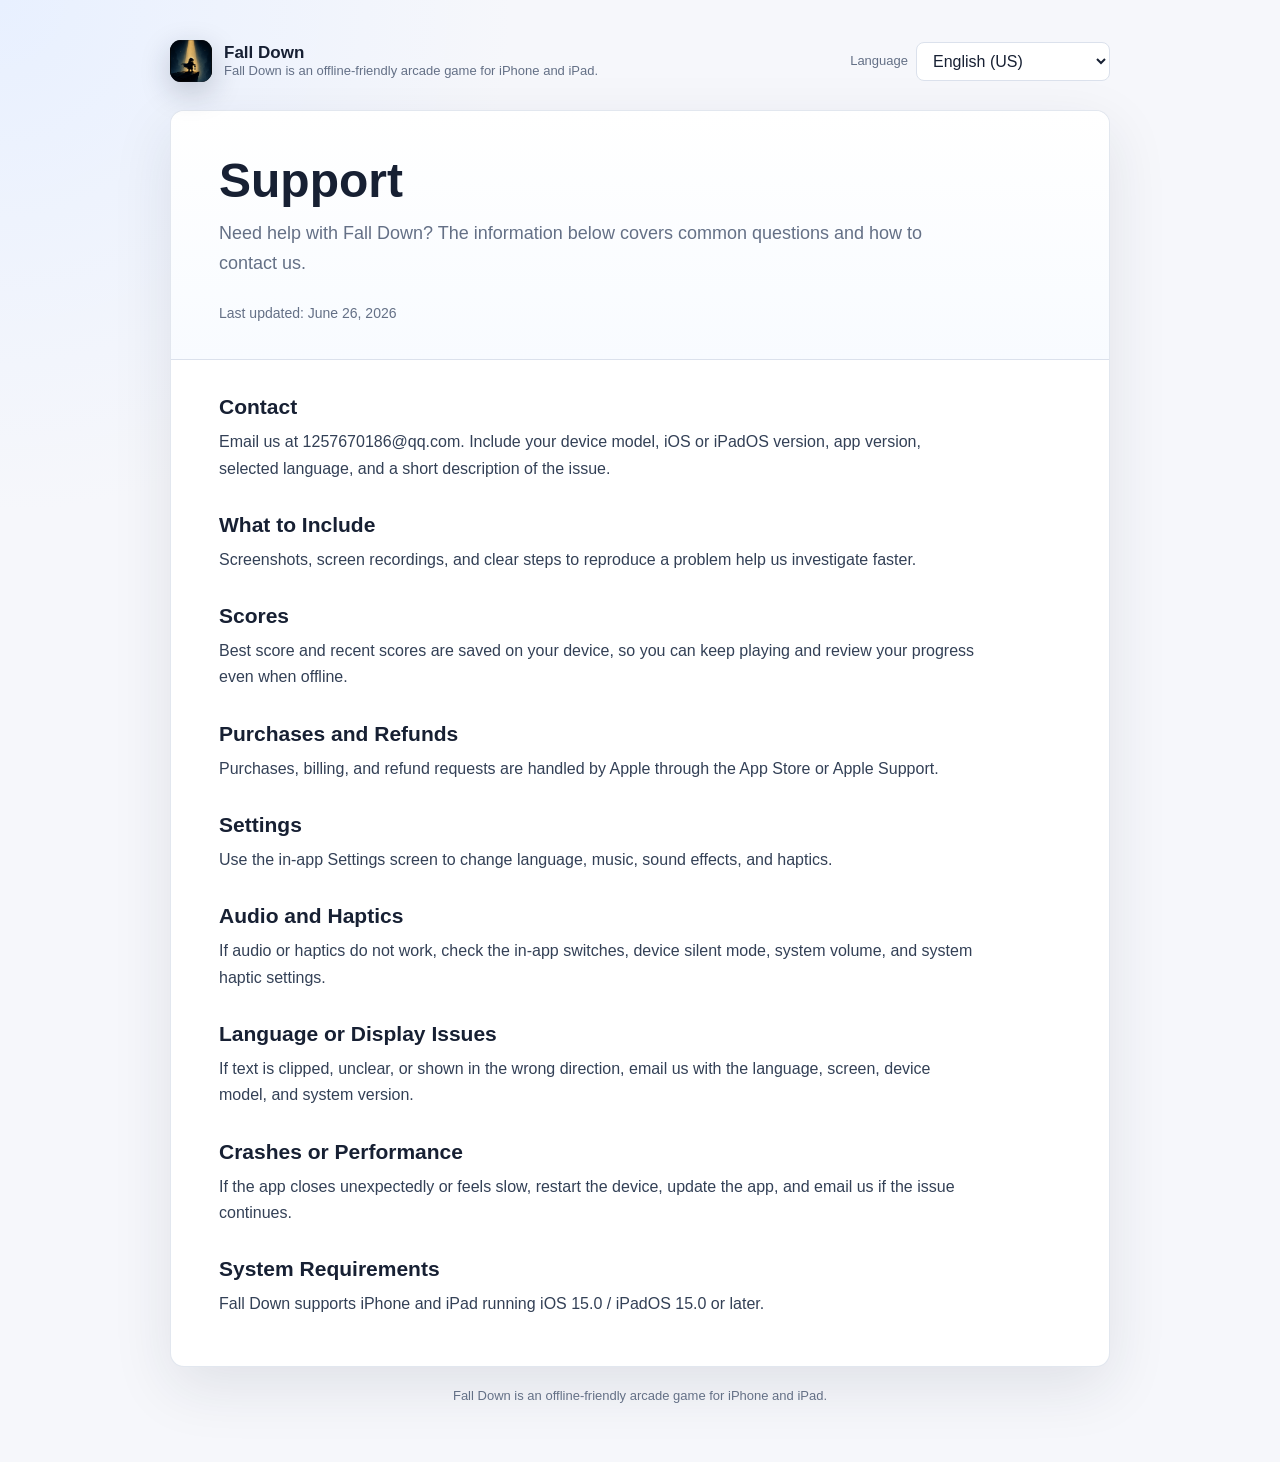
<file: support.html>
<!doctype html>
<html lang="en">
  <head>
    <meta charset="utf-8">
    <meta name="viewport" content="width=device-width, initial-scale=1">
    <meta name="robots" content="index,follow">
    <link rel="stylesheet" href="assets/site.css?v=20260626-3">
    <title>Fall Down - Support</title>
  </head>
  <body data-page="support">
    <main class="site-shell">
      <header class="topbar">
        <div class="brand">
          <span class="brand-mark"><img src="assets/app-icon.png" alt="" aria-hidden="true"></span>
          <span class="brand-text">
            <span class="brand-name" id="brandName">Fall Down</span>
            <span class="brand-subtitle" id="brandSubtitle">Offline-friendly arcade game for iPhone and iPad.</span>
          </span>
        </div>
        <div class="language-control">
          <label id="languageLabel" for="languageSelect">Language</label>
          <select id="languageSelect"></select>
        </div>
      </header>
      <article class="document">
        <div class="hero">
          <h1 id="pageTitle">Support</h1>
          <p id="pageIntro"></p>
          <div class="meta">
            <span><span id="lastUpdatedLabel">Last updated</span>: <span id="lastUpdated"></span></span>
          </div>
        </div>
        <div class="content" id="sections"></div>
      </article>
      <footer class="footer" id="footer"></footer>
    </main>
    <script src="assets/translations-full.js?v=20260626-2"></script>
    <script src="assets/site.js?v=20260626-3"></script>
  </body>
</html>
</file>
<file: v1/assets/site.css>
:root {
  color-scheme: light;
  --ink: #172033;
  --muted: #657087;
  --soft: #344056;
  --line: #dce4f1;
  --panel: rgba(255, 255, 255, 0.94);
  --panel-solid: #ffffff;
  --blue: #387bd9;
  --blue-deep: #2868c7;
  --violet: #7769d8;
  --mint: #138d80;
  --shadow: 0 24px 70px rgba(40, 67, 112, 0.12);
  --radius-lg: 28px;
  --radius-md: 18px;
  font-family:
    Inter, ui-sans-serif, -apple-system, BlinkMacSystemFont, "Segoe UI",
    "PingFang SC", "Hiragino Sans GB", "Microsoft YaHei", sans-serif;
}

* {
  box-sizing: border-box;
}

html {
  min-width: 320px;
  scroll-behavior: smooth;
}

body {
  min-height: 100vh;
  margin: 0;
  background:
    radial-gradient(circle at 12% -4%, rgba(77, 137, 224, 0.16), transparent 35rem),
    radial-gradient(circle at 94% 4%, rgba(130, 105, 216, 0.12), transparent 30rem),
    linear-gradient(180deg, #f8faff 0%, #f2f6fc 46%, #f7f9fd 100%);
  color: var(--ink);
  line-height: 1.75;
}

body::before {
  position: fixed;
  inset: 0;
  z-index: -1;
  background:
    linear-gradient(rgba(48, 83, 132, 0.035) 1px, transparent 1px),
    linear-gradient(90deg, rgba(48, 83, 132, 0.035) 1px, transparent 1px);
  background-size: 56px 56px;
  content: "";
  mask-image: linear-gradient(to bottom, black, transparent 75%);
  pointer-events: none;
}

a {
  color: #245fae;
  text-decoration-thickness: 1px;
  text-underline-offset: 3px;
}

a:hover {
  color: #174a8b;
}

a:focus-visible,
select:focus-visible {
  outline: 3px solid rgba(105, 167, 255, 0.42);
  outline-offset: 3px;
}

.site-shell {
  width: min(1120px, calc(100% - 36px));
  margin: 0 auto;
  padding: 26px 0 56px;
}

.topbar {
  display: flex;
  align-items: center;
  justify-content: space-between;
  gap: 22px;
  padding: 10px 4px 22px;
}

.brand {
  display: inline-flex;
  min-width: 0;
  align-items: center;
  gap: 12px;
  color: var(--ink);
  text-decoration: none;
}

.brand-mark {
  width: 46px;
  height: 46px;
  flex: 0 0 46px;
  border: 1px solid rgba(88, 116, 163, 0.2);
  border-radius: 12px;
  box-shadow: 0 10px 24px rgba(42, 67, 108, 0.18);
  object-fit: cover;
}

.brand-name {
  display: block;
}

.brand-name {
  font-size: 17px;
  font-weight: 760;
  line-height: 1.25;
}

.topbar-actions {
  display: flex;
  align-items: center;
  justify-content: flex-end;
  gap: 26px;
}

.primary-nav {
  display: flex;
  align-items: center;
  gap: 4px;
}

.primary-nav a {
  border-radius: 999px;
  color: var(--muted);
  font-size: 14px;
  font-weight: 650;
  padding: 8px 12px;
  text-decoration: none;
}

.primary-nav a:hover,
.primary-nav a[aria-current="page"] {
  background: rgba(56, 123, 217, 0.1);
  color: var(--ink);
}

.language-control {
  display: inline-flex;
  align-items: center;
  gap: 8px;
}

.language-control label {
  color: var(--muted);
  font-size: 12px;
  font-weight: 650;
}

.language-control select {
  min-width: 170px;
  max-width: 34vw;
  border: 1px solid var(--line);
  border-radius: 12px;
  background: #ffffff;
  color: var(--ink);
  font: inherit;
  font-size: 13px;
  padding: 9px 34px 9px 11px;
}

.document,
.home-hero {
  overflow: hidden;
  border: 1px solid var(--line);
  border-radius: var(--radius-lg);
  background: var(--panel);
  box-shadow: var(--shadow);
  backdrop-filter: blur(22px);
  -webkit-backdrop-filter: blur(22px);
}

.hero {
  position: relative;
  overflow: hidden;
  padding: 64px 72px 48px;
  border-bottom: 1px solid var(--line);
  background:
    radial-gradient(circle at 92% 5%, rgba(54, 175, 158, 0.1), transparent 22rem),
    radial-gradient(circle at 7% 0%, rgba(56, 123, 217, 0.12), transparent 28rem),
    #fbfcff;
}

.eyebrow {
  display: inline-flex;
  align-items: center;
  min-height: 30px;
  margin: 0 0 18px;
  border: 1px solid rgba(56, 123, 217, 0.2);
  border-radius: 999px;
  background: rgba(56, 123, 217, 0.07);
  color: #2868b8;
  font-size: 12px;
  font-weight: 760;
  letter-spacing: 0.08em;
  padding: 4px 11px;
}

h1,
h2,
h3,
p {
  overflow-wrap: anywhere;
}

.hero h1,
.home-hero h1 {
  max-width: 820px;
  margin: 0;
  font-size: clamp(36px, 6.2vw, 68px);
  font-weight: 790;
  letter-spacing: -0.05em;
  line-height: 1.06;
}

.hero-lead,
.home-lead {
  max-width: 790px;
  margin: 22px 0 0;
  color: var(--soft);
  font-size: clamp(17px, 2.2vw, 20px);
  line-height: 1.75;
}

.meta-row {
  display: flex;
  flex-wrap: wrap;
  gap: 8px 18px;
  margin-top: 24px;
  color: var(--muted);
  font-size: 13px;
}

.document-layout {
  display: grid;
  grid-template-columns: minmax(0, 1fr) 220px;
  gap: 52px;
  padding: 54px 72px 70px;
}

.document-content {
  min-width: 0;
}

.document-section {
  max-width: 760px;
  margin: 0 0 42px;
  scroll-margin-top: 24px;
}

.document-section:last-child {
  margin-bottom: 0;
}

.document-section h2 {
  margin: 0 0 12px;
  font-size: 24px;
  letter-spacing: -0.025em;
  line-height: 1.3;
}

.document-section h3 {
  margin: 24px 0 8px;
  font-size: 17px;
  line-height: 1.4;
}

.document-section p {
  margin: 0 0 14px;
  color: var(--soft);
}

.document-section ul,
.document-section ol {
  margin: 10px 0 16px;
  padding-inline-start: 24px;
  color: var(--soft);
}

.document-section li + li {
  margin-top: 8px;
}

.toc {
  position: sticky;
  top: 24px;
  align-self: start;
  border-inline-start: 1px solid var(--line);
  padding-inline-start: 22px;
}

.toc-title {
  margin: 0 0 10px;
  color: var(--muted);
  font-size: 12px;
  font-weight: 760;
  letter-spacing: 0.08em;
}

.toc a {
  display: block;
  border-radius: 8px;
  color: var(--muted);
  font-size: 13px;
  line-height: 1.4;
  padding: 6px 8px;
  text-decoration: none;
}

.toc a:hover {
  background: rgba(56, 123, 217, 0.08);
  color: #1e559b;
}

.callout {
  margin: 20px 0;
  border: 1px solid rgba(19, 141, 128, 0.2);
  border-radius: var(--radius-md);
  background: rgba(19, 141, 128, 0.07);
  color: var(--soft);
  padding: 18px 20px;
}

.callout strong {
  display: block;
  margin-bottom: 4px;
  color: #087467;
}

.platform-grid,
.support-grid,
.home-grid {
  display: grid;
  grid-template-columns: repeat(2, minmax(0, 1fr));
  gap: 14px;
  margin-top: 20px;
}

.platform-card,
.support-card,
.home-card {
  border: 1px solid var(--line);
  border-radius: var(--radius-md);
  background: #f8faff;
  padding: 20px;
}

.platform-card h3,
.support-card h3,
.home-card h2 {
  margin: 0 0 8px;
}

.platform-card p,
.support-card p,
.home-card p {
  margin: 0;
  color: var(--muted);
}

.link-list {
  display: flex;
  flex-wrap: wrap;
  gap: 10px;
  margin-top: 14px;
}

.button-link {
  display: inline-flex;
  min-height: 42px;
  align-items: center;
  justify-content: center;
  border: 1px solid rgba(56, 123, 217, 0.2);
  border-radius: 12px;
  background: var(--blue-deep);
  color: white;
  font-size: 14px;
  font-weight: 740;
  padding: 9px 15px;
  text-decoration: none;
}

.button-link:hover {
  background: #4a8cea;
  color: white;
}

.button-link.secondary {
  background: rgba(56, 123, 217, 0.08);
  color: #225da9;
}

.button-link.secondary:hover {
  background: rgba(56, 123, 217, 0.15);
}

.home-hero {
  padding: 74px 72px 68px;
  background:
    radial-gradient(circle at 88% 2%, rgba(54, 175, 158, 0.1), transparent 27rem),
    radial-gradient(circle at 4% 12%, rgba(56, 123, 217, 0.11), transparent 31rem),
    var(--panel);
}

.home-grid {
  grid-template-columns: repeat(3, minmax(0, 1fr));
  margin-top: 42px;
}

.home-card {
  display: flex;
  min-height: 230px;
  flex-direction: column;
  padding: 24px;
}

.home-card h2 {
  font-size: 21px;
}

.home-card .button-link {
  align-self: flex-start;
  margin-top: auto;
}

.email-panel {
  display: flex;
  align-items: center;
  justify-content: space-between;
  gap: 20px;
  margin: 0 0 28px;
  border: 1px solid rgba(19, 141, 128, 0.18);
  border-radius: 20px;
  background:
    radial-gradient(circle at 95% 0%, rgba(56, 123, 217, 0.1), transparent 15rem),
    #f5fafb;
  padding: 22px 24px;
}

.email-panel p {
  margin: 3px 0 0;
  color: var(--muted);
}

.site-footer {
  display: flex;
  align-items: center;
  justify-content: space-between;
  gap: 20px;
  padding: 24px 6px 0;
  color: var(--muted);
  font-size: 12px;
}

.footer-links {
  display: flex;
  flex-wrap: wrap;
  gap: 12px;
}

.footer-links a {
  color: inherit;
}

a[href^="mailto:"] {
  display: inline-block;
  direction: ltr;
  unicode-bidi: embed;
}

[dir="rtl"] .eyebrow,
[dir="rtl"] .toc-title {
  letter-spacing: 0;
}

@media (max-width: 940px) {
  .topbar {
    align-items: flex-start;
  }

  .topbar-actions {
    align-items: flex-end;
    flex-direction: column-reverse;
    gap: 12px;
  }

  .document-layout {
    grid-template-columns: 1fr;
  }

  .toc {
    display: none;
  }
}

@media (max-width: 720px) {
  .site-shell {
    width: min(100% - 22px, 1120px);
    padding-top: 12px;
  }

  .topbar {
    flex-direction: column;
    padding-bottom: 16px;
  }

  .topbar-actions,
  .primary-nav,
  .language-control {
    width: 100%;
  }

  .topbar-actions {
    align-items: stretch;
  }

  .primary-nav {
    flex-wrap: wrap;
  }

  .language-control {
    align-items: flex-start;
    flex-direction: column;
  }

  .language-control select {
    width: 100%;
    max-width: none;
  }

  .hero,
  .home-hero {
    padding: 42px 24px 36px;
  }

  .document-layout {
    gap: 0;
    padding: 38px 24px 50px;
  }

  .platform-grid,
  .support-grid,
  .home-grid {
    grid-template-columns: 1fr;
  }

  .home-card {
    min-height: 190px;
  }

  .email-panel,
  .site-footer {
    align-items: flex-start;
    flex-direction: column;
  }
}

@media (prefers-reduced-motion: reduce) {
  html {
    scroll-behavior: auto;
  }
}
</file>
<file: assets/site.css>
:root {
  color-scheme: light;
  --bg: #f6f7fb;
  --paper: #ffffff;
  --text: #172033;
  --muted: #647086;
  --line: #dbe1ec;
  --accent: #2f6fed;
  --accent-dark: #2458bd;
  --shadow: 0 20px 60px rgba(25, 35, 60, 0.10);
}

* {
  box-sizing: border-box;
}

body {
  margin: 0;
  background: radial-gradient(circle at top left, #e8f0ff 0, transparent 32rem), var(--bg);
  color: var(--text);
  font-family: -apple-system, BlinkMacSystemFont, "Segoe UI", Roboto, "Helvetica Neue", Arial, sans-serif;
  line-height: 1.65;
}

a {
  color: var(--accent);
}

.site-shell {
  width: min(100% - 32px, 940px);
  margin: 0 auto;
  padding: 40px 0 56px;
}

.topbar {
  display: flex;
  align-items: center;
  justify-content: space-between;
  gap: 16px;
  margin-bottom: 28px;
}

.brand {
  display: inline-flex;
  align-items: center;
  gap: 12px;
  min-width: 0;
  color: inherit;
  text-decoration: none;
}

.brand-mark {
  display: block;
  overflow: hidden;
  width: 42px;
  height: 42px;
  flex: 0 0 42px;
  border-radius: 11px;
  background: #09121f;
  box-shadow: 0 10px 30px rgba(21, 33, 54, 0.22);
}

.brand-mark img {
  display: block;
  width: 100%;
  height: 100%;
  object-fit: cover;
}

.brand-text {
  min-width: 0;
}

.brand-name {
  display: block;
  font-size: 17px;
  font-weight: 750;
  line-height: 1.25;
}

.brand-subtitle {
  display: block;
  color: var(--muted);
  font-size: 13px;
  line-height: 1.3;
}

.language-control {
  display: inline-flex;
  align-items: center;
  gap: 8px;
  flex: 0 0 auto;
}

.language-control label {
  color: var(--muted);
  font-size: 13px;
}

select {
  min-width: 190px;
  max-width: 44vw;
  border: 1px solid var(--line);
  border-radius: 8px;
  background: #fff;
  color: var(--text);
  font: inherit;
  padding: 9px 12px;
}

.document {
  overflow: hidden;
  border: 1px solid rgba(219, 225, 236, 0.8);
  border-radius: 14px;
  background: var(--paper);
  box-shadow: var(--shadow);
}

.hero {
  padding: 44px 48px 34px;
  border-bottom: 1px solid var(--line);
  background: linear-gradient(180deg, #ffffff, #f8fbff);
}

.hero h1 {
  margin: 0 0 12px;
  font-size: clamp(30px, 6vw, 48px);
  line-height: 1.08;
  letter-spacing: 0;
}

.hero p {
  max-width: 720px;
  margin: 0;
  color: var(--muted);
  font-size: 18px;
}

.meta {
  display: flex;
  flex-wrap: wrap;
  gap: 10px 18px;
  margin-top: 24px;
  color: var(--muted);
  font-size: 14px;
}

.content {
  padding: 34px 48px 48px;
}

.section {
  max-width: 760px;
  margin: 0 0 30px;
}

.section:last-child {
  margin-bottom: 0;
}

.section h2 {
  margin: 0 0 8px;
  font-size: 21px;
  line-height: 1.28;
  letter-spacing: 0;
}

.section p {
  margin: 0;
  color: #334056;
}

.section ul {
  margin: 8px 0 0;
  padding-inline-start: 22px;
  color: #334056;
}

.link-row {
  display: flex;
  flex-wrap: wrap;
  gap: 10px;
  margin-top: 28px;
}

.button-link {
  display: inline-flex;
  align-items: center;
  justify-content: center;
  min-height: 42px;
  border-radius: 8px;
  background: var(--accent);
  color: #fff;
  font-weight: 700;
  padding: 9px 16px;
  text-decoration: none;
}

.button-link.secondary {
  border: 1px solid var(--line);
  background: #fff;
  color: var(--accent-dark);
}

.footer {
  margin-top: 18px;
  color: var(--muted);
  font-size: 13px;
  text-align: center;
}

[dir="rtl"] .brand {
  text-align: right;
}

@media (max-width: 680px) {
  .site-shell {
    width: min(100% - 20px, 940px);
    padding-top: 18px;
  }

  .topbar {
    align-items: flex-start;
    flex-direction: column;
  }

  .language-control {
    width: 100%;
    align-items: flex-start;
    flex-direction: column;
  }

  select {
    width: 100%;
    max-width: none;
  }

  .hero,
  .content {
    padding-inline: 22px;
  }

  .hero {
    padding-top: 30px;
  }
}
</file>
